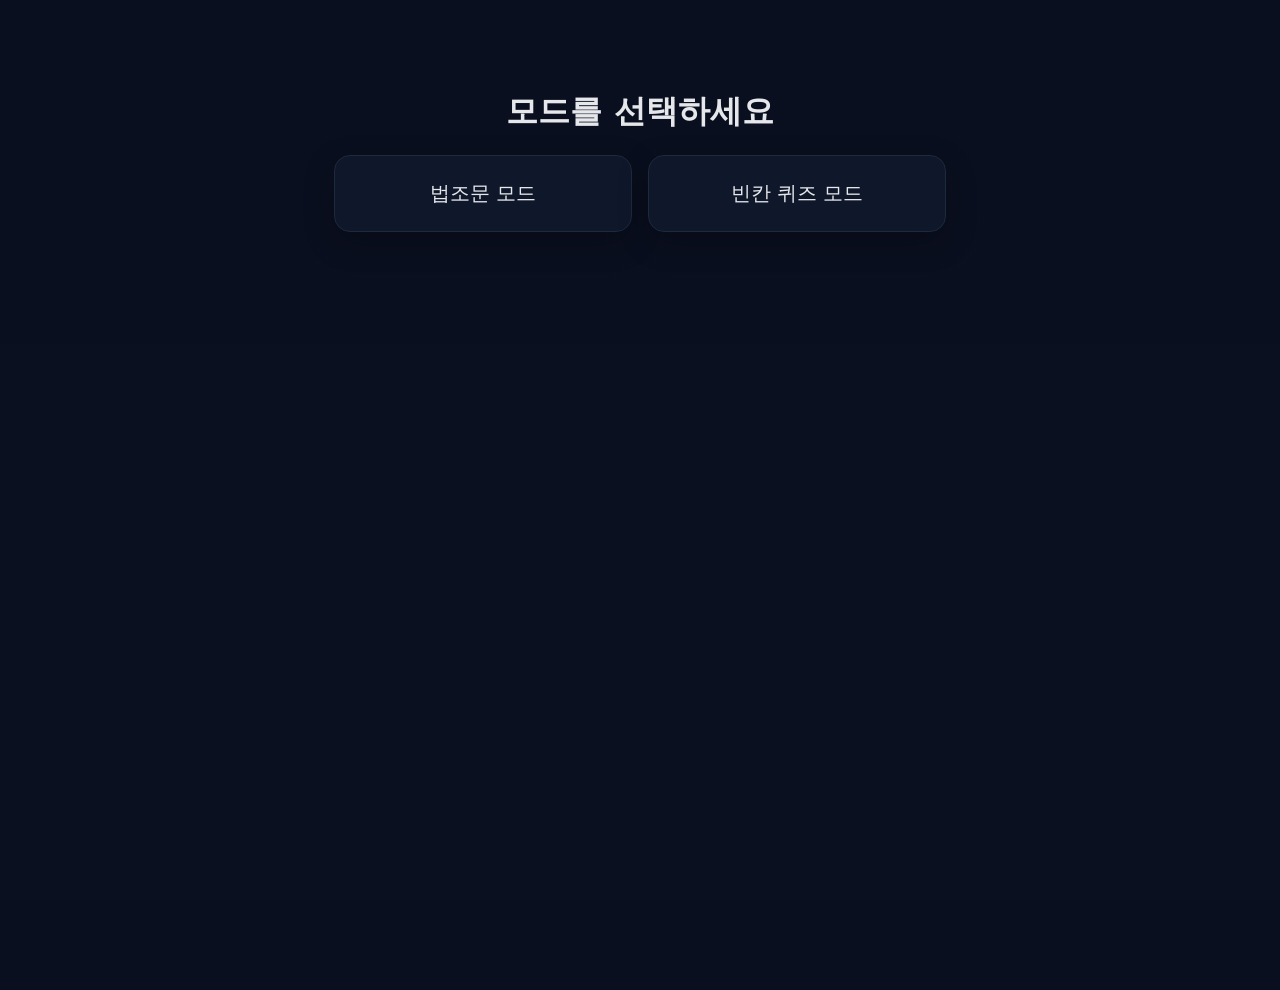
<file: index.html>
<!doctype html>
<html lang="ko">
<head>
  <meta charset="utf-8">
  <meta name="viewport" content="width=device-width, initial-scale=1">
  <title>IPLaw</title>
  <link rel="stylesheet" href="./styles.css?v=6">
</head>
<body>
  <main class="home">
    <h1>모드를 선택하세요</h1>
    <div class="grid2">
      <a class="card big" href="./statutes.html">법조문 모드</a>
      <a class="card big" href="./quiz.html">빈칸 퀴즈 모드</a>
    </div>
  </main>
</body>
</html>
</file>
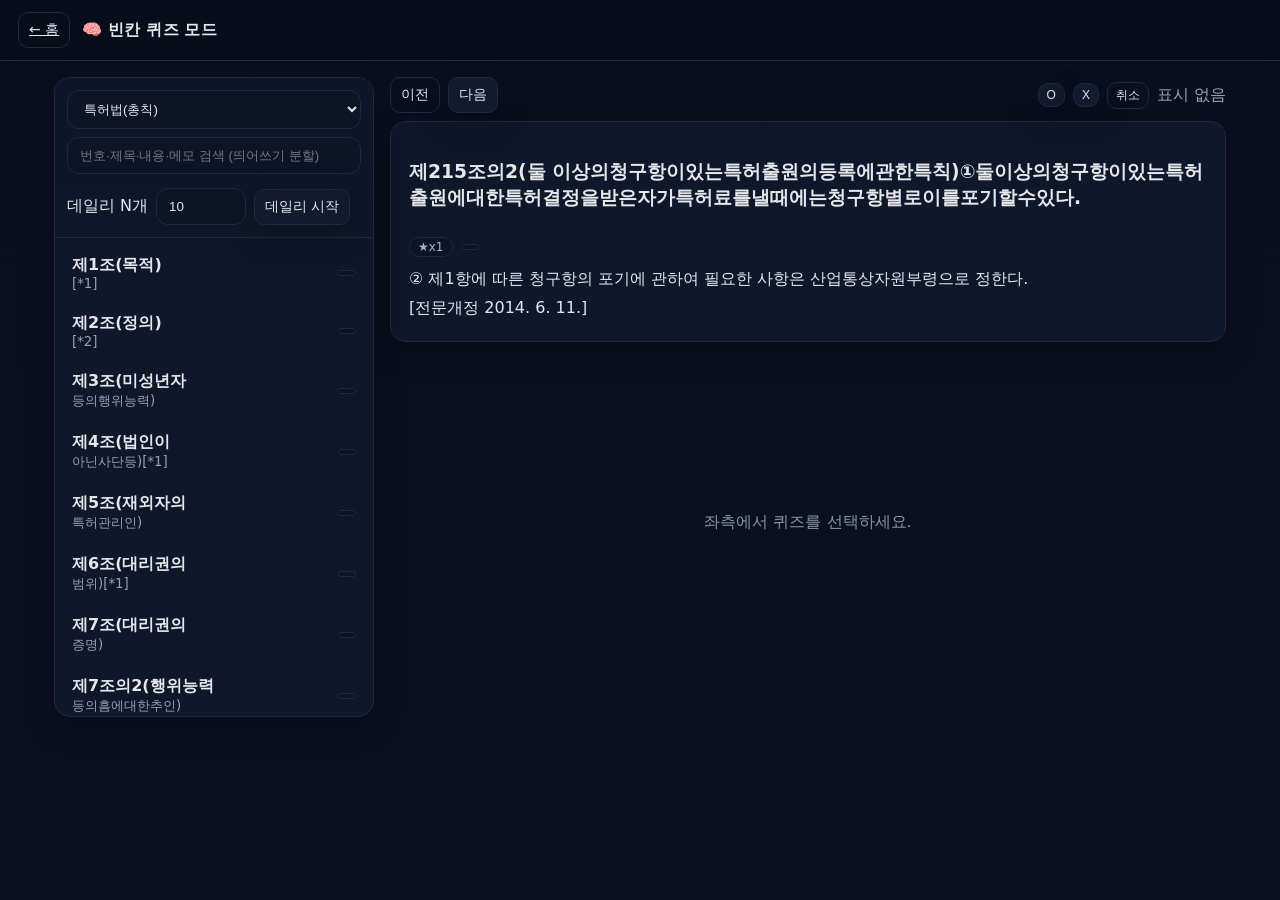
<file: quiz.html>
<!doctype html>
<html lang="ko">
<head>
  <meta charset="utf-8">
  <meta name="viewport" content="width=device-width, initial-scale=1">
  <title>빈칸 퀴즈 모드</title>
  <link rel="stylesheet" href="./styles.css?v=6">
</head>
<body>
  <header class="topbar">
    <a href="./index.html" class="btn ghost">← 홈</a>
    <div class="brand">🧠 빈칸 퀴즈 모드</div>
  </header>

  <main class="wrap screen">
    <aside class="sidebar">
      <div class="side-header">
        <select id="lawSelectQuiz" class="input">
          <option value="patent" selected>특허법(총칙)</option>
        </select>
        <input id="searchQuiz" class="input" placeholder="번호·제목·내용·메모 검색 (띄어쓰기 분할)">
        <div class="row gap" style="margin-top:6px">
          <label class="row gap" style="align-items:center">
            <span>데일리 N개</span>
            <input id="dailyCount" class="input" type="number" min="1" value="10" style="width:90px">
          </label>
          <button id="startDaily" class="btn">데일리 시작</button>
          <span id="dailyInfo" class="muted"></span>
        </div>
      </div>
      <div id="tocQuiz" class="toc"></div>
    </aside>

    <section class="content">
      <div class="content-header">
        <div class="row gap">
          <button id="prevQuiz" class="btn ghost">이전</button>
          <button id="nextQuiz" class="btn">다음</button>
        </div>
        <div class="row gap">
          <button id="markOQuiz" class="btn small">O</button>
          <button id="markXQuiz" class="btn small">X</button>
          <button id="markClearQuiz" class="btn small ghost">취소</button>
          <span id="stats" class="muted"></span>
        </div>
      </div>
      <article id="viewerQuiz" class="viewer" hidden>
        <div class="article-head">
          <h1 id="titleQuiz">제0조 제목</h1>
          <div class="row gap"><span id="quizStarBadge" class="badge"></span><span id="quizBmBadge" class="badge"></span></div>
        </div>
        <div id="bodyQuiz" class="body"></div>
      </article>
      <div id="emptyQuiz" class="empty">좌측에서 퀴즈를 선택하세요.</div>
    </section>
  </main>

  <script src="./common.js?v=6"></script>
  <script src="./quiz.js?v=6"></script>
</body>
</html>
</file>
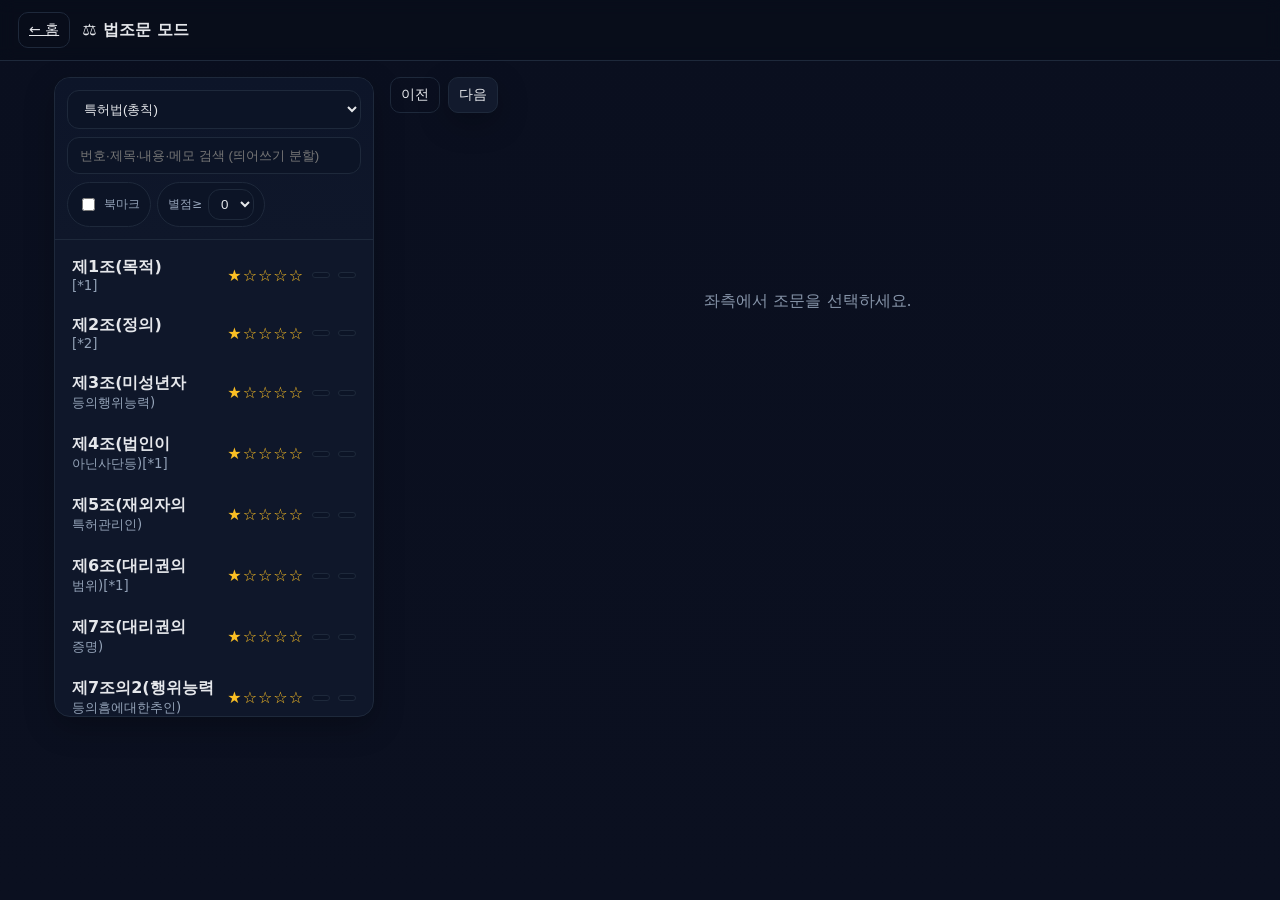
<file: statutes.html>
<!doctype html>
<html lang="ko">
<head>
  <meta charset="utf-8">
  <meta name="viewport" content="width=device-width, initial-scale=1">
  <title>법조문 모드</title>
  <link rel="stylesheet" href="./styles.css?v=6">
</head>
<body>
  <header class="topbar">
    <a href="./index.html" class="btn ghost">← 홈</a>
    <div class="brand">⚖️ 법조문 모드</div>
  </header>

  <main class="wrap screen">
    <aside class="sidebar">
      <div class="side-header">
        <select id="lawSelectStat" class="input">
          <option value="patent" selected>특허법(총칙)</option>
        </select>
        <input id="searchStat" class="input" placeholder="번호·제목·내용·메모 검색 (띄어쓰기 분할)">
        <div class="filters">
          <label class="chip"><input type="checkbox" id="onlyBookmarks"> 북마크</label>
          <label class="chip">별점≥
            <select id="minStars" class="input input-compact">
              <option value="0" selected>0</option><option>1</option><option>2</option><option>3</option><option>4</option><option>5</option>
            </select>
          </label>
        </div>
      </div>
      <div id="tocStat" class="toc"></div>
    </aside>

    <section class="content">
      <div class="content-header">
        <div class="row gap">
          <button id="prevStat" class="btn ghost">이전</button>
          <button id="nextStat" class="btn">다음</button>
        </div>
      </div>
      <article id="viewerStat" class="viewer" hidden>
        <div class="article-head">
          <h1 id="titleStat">제0조 제목</h1>
          <div class="row gap">
            <div id="starRow" class="stars editable" title="중요도">★★★★★</div>
            <button id="bmBtn" class="btn ghost" title="북마크">☆ 북마크</button>
            <a id="toQuiz" class="btn" href="./quiz.html">이 조문 퀴즈</a>
            <div class="row gap">
              <button id="markOStat" class="btn small">O</button>
              <button id="markXStat" class="btn small">X</button>
              <button id="markClearStat" class="btn small ghost">취소</button>
            </div>
          </div>
        </div>
        <div id="bodyStat" class="body"></div>
        <div class="note-area">
          <div class="note-toolbar">
            <span class="muted">메모</span>
            <div class="spacer"></div>
            <button id="noteClear" class="btn ghost" title="메모 지우기">지우기</button>
            <span id="noteStatus" class="muted">자동 저장됨</span>
          </div>
          <textarea id="noteStat" class="textarea autosize" placeholder="메모를 입력하세요…"></textarea>
        </div>
      </article>
      <div id="emptyStat" class="empty">좌측에서 조문을 선택하세요.</div>
    </section>
  </main>

  <script src="./common.js?v=6"></script>
  <script src="./statutes.js?v=6"></script>
</body>
</html>
</file>
<file: styles.css>
:root{
  --bg:#0b1020; --card:#0f172a; --line:#1e293b; --fg:#e5e7eb; --muted:#94a3b8;
  --accent:#60a5fa; --ok:#22c55e; --warn:#f59e0b; --shadow:0 10px 30px rgba(0,0,0,.25);
}
*{box-sizing:border-box}
html,body{height:100%}
body{margin:0;background:linear-gradient(180deg,#0a0f1f 0%, #0b1020 100%);color:var(--fg);font-family:system-ui,-apple-system,Segoe UI,Roboto,Noto Sans KR,sans-serif;-webkit-font-smoothing:antialiased}
.topbar{position:sticky;top:0;z-index:10;display:flex;align-items:center;gap:12px;padding:12px 18px;border-bottom:1px solid var(--line);backdrop-filter:blur(8px);background:rgba(8,12,24,.6)}
.brand{font-weight:800;letter-spacing:.2px}
.btn{background:#121a2d;border:1px solid var(--line);color:var(--fg);padding:8px 10px;border-radius:10px;cursor:pointer;box-shadow:var(--shadow);font-size:14px}
.btn.ghost{background:transparent;box-shadow:none}
.btn.small{padding:4px 8px;font-size:12px}
.input{background:#0c1426;border:1px solid var(--line);color:var(--fg);padding:10px 12px;border-radius:12px}
.input-compact{padding:6px 8px}
.wrap{max-width:1200px;margin:16px auto;padding:0 14px}
.screen{display:grid;grid-template-columns:320px 1fr;gap:16px}
.home{max-width:640px;margin:10vh auto;padding:0 14px;text-align:center}
.grid2{display:grid;grid-template-columns:repeat(2,minmax(240px,1fr));gap:16px;margin-top:20px}
.card{display:grid;place-items:center;background:var(--card);border:1px solid var(--line);border-radius:16px;padding:24px;box-shadow:var(--shadow);text-decoration:none;color:var(--fg)}
.card.big{font-size:20px}
.sidebar{background:var(--card);border:1px solid var(--line);border-radius:16px;overflow:hidden;box-shadow:var(--shadow);height:calc(100vh - 260px);position:sticky;top:88px;display:flex;flex-direction:column}
.side-header{padding:12px;display:grid;gap:8px;border-bottom:1px solid var(--line);background:linear-gradient(180deg,#0d1529 0,#0f172a 100%)}
.filters{display:flex;gap:6px;flex-wrap:wrap}
.chip{display:flex;align-items:center;gap:6px;background:#0c1426;border:1px solid var(--line);border-radius:999px;padding:6px 10px;font-size:12px;color:var(--muted)}
.toc{padding:6px;overflow:auto}
.toc-item{display:flex;align-items:center;justify-content:space-between;gap:8px;padding:10px;border-radius:12px;border:1px solid transparent;cursor:pointer}
.toc-item:hover{background:#0c1426;border-color:#132036}
.toc-title{display:flex;flex-direction:column}
.toc-title small{color:var(--muted)}
.badge{display:inline-flex;align-items:center;gap:6px;background:#0c1426;border:1px solid var(--line);color:#a6b3c7;border-radius:999px;padding:2px 8px;font-size:12px}
.badge.result{font-weight:700}
.badge.O{color:#16a34a;border-color:#16a34a26;background:#16a34a1a}
.badge.X{color:#ef4444;border-color:#ef444426;background:#ef44441a}
.stars{color:#fbbf24;letter-spacing:1px}
.content{min-height:60vh}
.content-header{display:flex;align-items:center;justify-content:space-between;margin-bottom:8px}
.content .empty{display:grid;place-items:center;height:40vh;color:var(--muted);opacity:.9}
.viewer{background:var(--card);border:1px solid var(--line);border-radius:16px;box-shadow:var(--shadow);padding:18px}
.article-head{display:flex;align-items:center;justify-content:space-between;margin-bottom:8px;gap:8px;flex-wrap:wrap}
.body{line-height:1.8;font-size:16px;color:#e2e8f0}
.hl, .hl-blue, .hl-green, .hl-yellow, .hl-red { background: transparent !important; box-shadow: none !important; padding: 0 !important; }
.body b{background:rgba(96,165,250,.18);padding:0 2px;border-radius:6px}
.note-area{margin-top:14px;border-top:1px dashed var(--line);padding-top:8px}
.note-toolbar{display:flex;align-items:center;gap:8px;margin-bottom:6px}
.textarea{width:100%;min-height:110px;background:#0c1426;border:1px solid var(--line);color:var(--fg);border-radius:12px;padding:10px;resize:none}
.muted{color:var(--muted)}
.spacer{flex:1}
.row{display:flex;align-items:center}
.gap{gap:8px}
@media (max-width:980px){.screen{grid-template-columns:1fr} .sidebar{position:static;height:auto} .grid2{grid-template-columns:1fr}}
</file>
